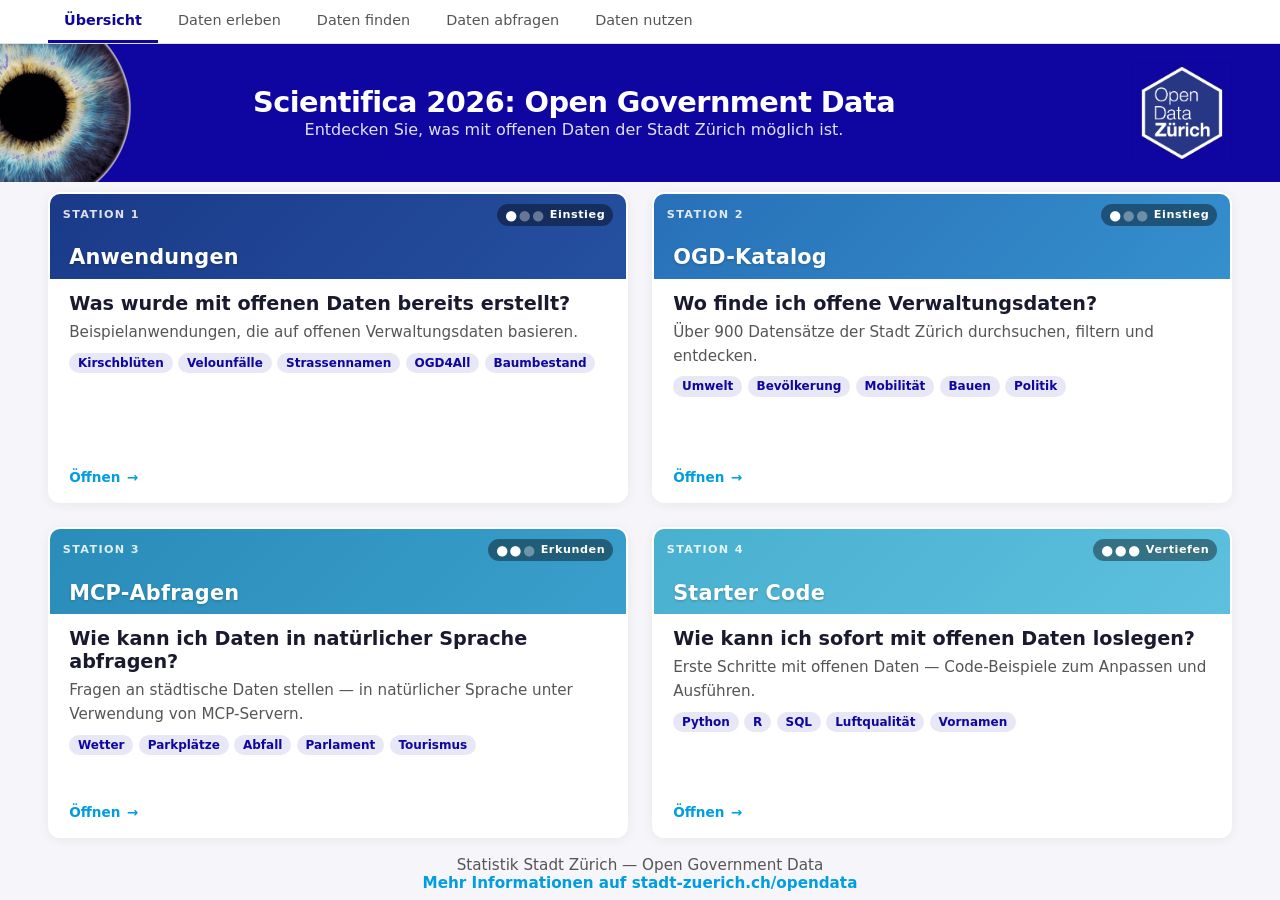
<file: index.html>
<!DOCTYPE html>
<html lang="de">
<head>
  <meta charset="UTF-8">
  <meta name="viewport" content="width=device-width, initial-scale=1.0">
  <title>Scientifica 2026: Open Government Data — Stadt Zürich</title>
  <link rel="stylesheet" href="shared/style.css">
  <style>
    body {
      min-height: 100vh;
    }

    main {
      padding: 0.6rem 3rem;
      flex: 1;
      display: flex;
      min-height: 0;
    }

    .cards {
      grid-template-columns: repeat(2, 1fr);
      grid-template-rows: repeat(2, 1fr);
      flex: 1;
      min-height: 360px;
    }

    .station-card {
      background: var(--card-bg);
      border-radius: var(--radius);
      overflow: hidden;
      box-shadow: 0 2px 12px rgba(0,0,0,0.06);
      display: flex;
      flex-direction: column;
      transition: transform 0.15s ease, box-shadow 0.15s ease;
      cursor: pointer;
      border: 2px solid transparent;
      text-decoration: none;
      color: inherit;
      padding: 0;
      min-height: 0;
    }

    .station-card:hover, .station-card:focus-visible {
      transform: translateY(-3px);
      box-shadow: 0 8px 24px rgba(0,0,0,0.10);
      border-color: var(--accent);
      outline: none;
    }

    .station-header {
      position: relative;
      height: 85px;
      flex-shrink: 0;
      display: flex;
      align-items: flex-end;
      padding: 0.6rem 1.2rem;
    }

    .station-header img {
      position: absolute;
      inset: 0;
      width: 100%;
      height: 100%;
      object-fit: cover;
    }

    .station-top {
      position: absolute;
      top: 0.6rem;
      left: 0.8rem;
      right: 0.8rem;
      display: flex;
      align-items: center;
      justify-content: space-between;
    }

    .station-number {
      font-size: 0.7rem;
      font-weight: 700;
      color: rgba(255,255,255,0.85);
      text-transform: uppercase;
      letter-spacing: 0.12em;
    }

    .station-level {
      font-size: 0.7rem;
      font-weight: 600;
      color: #fff;
      letter-spacing: 0.05em;
      background: rgba(0,0,0,0.4);
      padding: 0.2rem 0.5rem;
      border-radius: 1rem;
      display: inline-flex;
      align-items: center;
    }

    .station-level .dots {
      margin-right: 0.25rem;
      font-size: 0.85rem;
      letter-spacing: 0.12em;
    }

    .station-level .dot-empty {
      opacity: 0.35;
    }

    .station-name {
      font-size: 1.3rem;
      font-weight: 600;
      color: #fff;
      z-index: 1;
      letter-spacing: 0.01em;
      text-shadow: 0 1px 3px rgba(0,0,0,0.2);
    }

    .station-body {
      padding: 0.8rem 1.2rem 1rem;
      display: flex;
      flex-direction: column;
      flex: 1;
      min-height: 0;
    }

    .station-card h2 {
      font-size: 1.2rem;
      font-weight: 700;
      margin-bottom: 0.4rem;
      color: var(--text);
    }

    .station-card p {
      font-size: 0.95rem;
      color: var(--text-light);
      line-height: 1.55;
    }

    .station-meta {
      margin-top: auto;
      display: flex;
      align-items: center;
      justify-content: space-between;
    }

    .station-tags {
      display: flex;
      flex-wrap: wrap;
      gap: 0.35rem;
      margin-top: 0.5rem;
    }

    .station-tag {
      font-size: 0.75rem;
      font-weight: 600;
      color: var(--blue);
      background: var(--blue-light);
      padding: 0.2rem 0.55rem;
      border-radius: 0.8rem;
      white-space: nowrap;
    }

    .station-cta {
      font-size: 0.85rem;
      font-weight: 600;
      color: var(--accent);
      display: flex;
      align-items: center;
      gap: 0.4rem;
    }

    .station-cta::after {
      content: '\2192';
      transition: transform 0.15s ease;
    }

    .station-card:hover .station-cta::after {
      transform: translateX(4px);
    }

    footer {
      padding: 0.5rem 3rem;
    }
  </style>
</head>
<body>

  <nav>
    <a class="active" href="index.html">Übersicht</a>
    <a href="anwendungen/index.html">Daten erleben</a>
    <a href="katalog/index.html">Daten finden</a>
    <a href="mcp-abfragen/index.html">Daten abfragen</a>
    <a href="starter-code/index.html">Daten nutzen</a>
  </nav>

  <header>
    <img class="header-eye" src="shared/eth_Auge1_transparent.png" alt="">
    <div class="header-text">
      <h1>Scientifica 2026: Open Government Data</h1>
      <p>Entdecken Sie, was mit offenen Daten der Stadt Zürich möglich ist.</p>
    </div>
    <img class="header-logo" src="shared/OGD_STICKER_final_zueriblau_hintergrund_quadr_noFill.png" alt="Open Data Zürich">
  </header>

  <main>
    <div class="cards">

      <a class="station-card" href="anwendungen/index.html">
        <div class="station-header" style="background: linear-gradient(135deg, #1a3a88 0%, #2550a0 100%);">
          <!-- Bild hier einfügen: <img src="DEINE_URL" alt="Anwendungen"> -->
          <div class="station-top">
            <span class="station-number">Station 1</span>
            <span class="station-level"><span class="dots"><span class="dot-filled">●</span><span class="dot-empty">●●</span></span>Einstieg</span>
          </div>
          <span class="station-name">Anwendungen</span>
        </div>
        <div class="station-body">
          <h2>Was wurde mit offenen Daten bereits erstellt?</h2>
          <p>Beispielanwendungen, die auf offenen Verwaltungsdaten basieren.</p>
          <div class="station-tags">
            <span class="station-tag">Kirschblüten</span>
            <span class="station-tag">Velounfälle</span>
            <span class="station-tag">Strassennamen</span>
            <span class="station-tag">OGD4All</span>
            <span class="station-tag">Baumbestand</span>
          </div>
          <div class="station-meta">
            <span class="station-cta">Öffnen</span>
          </div>
        </div>
      </a>

      <a class="station-card" href="katalog/index.html">
        <div class="station-header" style="background: linear-gradient(135deg, #2870b8 0%, #3590cc 100%);">
          <!-- Bild hier einfügen: <img src="DEINE_URL" alt="OGD-Katalog"> -->
          <div class="station-top">
            <span class="station-number">Station 2</span>
            <span class="station-level"><span class="dots"><span class="dot-filled">●</span><span class="dot-empty">●●</span></span>Einstieg</span>
          </div>
          <span class="station-name">OGD-Katalog</span>
        </div>
        <div class="station-body">
          <h2>Wo finde ich offene Verwaltungsdaten?</h2>
          <p>Über 900 Datensätze der Stadt Zürich durchsuchen, filtern und entdecken.</p>
          <div class="station-tags">
            <span class="station-tag">Umwelt</span>
            <span class="station-tag">Bevölkerung</span>
            <span class="station-tag">Mobilität</span>
            <span class="station-tag">Bauen</span>
            <span class="station-tag">Politik</span>
          </div>
          <div class="station-meta">
            <span class="station-cta">Öffnen</span>
          </div>
        </div>
      </a>

      <a class="station-card" href="mcp-abfragen/index.html">
        <div class="station-header" style="background: linear-gradient(135deg, #2a8cb8 0%, #3a9fcc 100%);">
          <!-- Bild hier einfügen: <img src="DEINE_URL" alt="MCP-Abfragen"> -->
          <div class="station-top">
            <span class="station-number">Station 3</span>
            <span class="station-level"><span class="dots"><span class="dot-filled">●●</span><span class="dot-empty">●</span></span>Erkunden</span>
          </div>
          <span class="station-name">MCP-Abfragen</span>
        </div>
        <div class="station-body">
          <h2>Wie kann ich Daten in natürlicher Sprache abfragen?</h2>
          <p>Fragen an städtische Daten stellen — in natürlicher Sprache unter Verwendung von MCP-Servern.</p>
          <div class="station-tags">
            <span class="station-tag">Wetter</span>
            <span class="station-tag">Parkplätze</span>
            <span class="station-tag">Abfall</span>
            <span class="station-tag">Parlament</span>
            <span class="station-tag">Tourismus</span>
          </div>
          <div class="station-meta">
            <span class="station-cta">Öffnen</span>
          </div>
        </div>
      </a>

      <a class="station-card" href="starter-code/index.html">
        <div class="station-header" style="background: linear-gradient(135deg, #4ab0d0 0%, #5cc0de 100%);">
          <!-- Bild hier einfügen: <img src="DEINE_URL" alt="Starter Code"> -->
          <div class="station-top">
            <span class="station-number">Station 4</span>
            <span class="station-level"><span class="dots"><span class="dot-filled">●●●</span></span>Vertiefen</span>
          </div>
          <span class="station-name">Starter Code</span>
        </div>
        <div class="station-body">
          <h2>Wie kann ich sofort mit offenen Daten loslegen?</h2>
          <p>Erste Schritte mit offenen Daten — Code-Beispiele zum Anpassen und Ausführen.</p>
          <div class="station-tags">
            <span class="station-tag">Python</span>
            <span class="station-tag">R</span>
            <span class="station-tag">SQL</span>
            <span class="station-tag">Luftqualität</span>
            <span class="station-tag">Vornamen</span>
          </div>
          <div class="station-meta">
            <span class="station-cta">Öffnen</span>
          </div>
        </div>
      </a>

    </div>
  </main>

  <footer>
    <p>
      Statistik Stadt Zürich — Open Government Data
      <br>
      <a href="https://www.stadt-zuerich.ch/opendata" target="_blank" rel="noopener">Mehr Informationen auf stadt-zuerich.ch/opendata</a>
    </p>
  </footer>

</body>
</html>
</file>
<file: shared/style.css>
:root {
  --blue: #0F05A0;
  --blue-light: #e8e7f6;
  --accent: #009ee0;
  --text: #1a1a2e;
  --text-light: #555;
  --bg: #f5f5fa;
  --card-bg: #fff;
  --radius: 12px;
}

* { margin: 0; padding: 0; box-sizing: border-box; }

body {
  font-family: 'Segoe UI', system-ui, -apple-system, sans-serif;
  background: var(--bg);
  color: var(--text);
  min-height: 100vh;
  display: flex;
  flex-direction: column;
  cursor: default;
  user-select: none;
}

pre, code {
  user-select: text;
  cursor: text;
}

nav {
  background: #fff;
  border-bottom: 1px solid #e0e0e0;
  padding: 0 3rem;
  display: flex;
  align-items: center;
  gap: 0.25rem;
  overflow-x: auto;
}

nav a {
  padding: 0.75rem 1rem;
  font-size: 0.9rem;
  font-weight: 500;
  color: var(--text-light);
  text-decoration: none;
  white-space: nowrap;
  border-bottom: 3px solid transparent;
  transition: color 0.15s ease, border-color 0.15s ease;
}

nav a:hover {
  color: var(--text);
}

nav a.active {
  color: var(--blue);
  border-bottom-color: var(--blue);
  font-weight: 700;
}

header {
  background: var(--blue);
  color: #fff;
  padding: 1.2rem 3rem;
  display: flex;
  align-items: center;
  justify-content: center;
  gap: 2rem;
  position: relative;
  overflow: hidden;
  flex-shrink: 0;
}

.header-eye {
  position: absolute;
  left: -80px;
  top: 50%;
  transform: translateY(-50%);
  width: 220px;
  height: 220px;
  object-fit: cover;
  border-radius: 50%;
  pointer-events: none;
}

.header-text {
  text-align: center;
  flex: 1;
  z-index: 1;
}

header h1 {
  font-size: 1.8rem;
  font-weight: 700;
  letter-spacing: -0.02em;
}

header p {
  font-size: 1rem;
  opacity: 0.88;
  max-width: 700px;
  margin: 0 auto;
  line-height: 1.4;
}

.header-logo {
  width: 100px;
  height: 100px;
  flex-shrink: 0;
  object-fit: contain;
  z-index: 1;
}

main {
  flex: 1;
  padding: 2.5rem 3rem;
  max-width: 1400px;
  margin: 0 auto;
  width: 100%;
}

.cards {
  display: grid;
  grid-template-columns: repeat(auto-fit, minmax(340px, 1fr));
  gap: 1.5rem;
}

.card {
  background: var(--card-bg);
  border-radius: var(--radius);
  overflow: hidden;
  box-shadow: 0 2px 12px rgba(0,0,0,0.06);
  display: flex;
  flex-direction: column;
  transition: transform 0.15s ease, box-shadow 0.15s ease;
  cursor: pointer;
  border: 2px solid transparent;
  text-decoration: none;
  color: inherit;
}

.card:hover, .card:focus-visible {
  transform: translateY(-3px);
  box-shadow: 0 8px 24px rgba(0,0,0,0.10);
  border-color: var(--accent);
  outline: none;
}

.card-image {
  width: 100%;
  height: 200px;
  object-fit: cover;
  display: block;
}

.card-body {
  padding: 1.5rem;
  display: flex;
  flex-direction: column;
  flex: 1;
}

.card h2 {
  font-size: 1.3rem;
  font-weight: 700;
  margin-bottom: 0.5rem;
  color: var(--text);
}

.card p {
  font-size: 0.95rem;
  color: var(--text-light);
  line-height: 1.55;
  flex: 1;
}

.card-cta {
  margin-top: 1rem;
  font-size: 0.9rem;
  font-weight: 600;
  color: var(--accent);
  display: flex;
  align-items: center;
  gap: 0.4rem;
}

.card-cta::after {
  content: '\2192';
  transition: transform 0.15s ease;
}

.card:hover .card-cta::after {
  transform: translateX(4px);
}

footer {
  text-align: center;
  padding: 1.5rem 3rem 2rem;
  color: var(--text-light);
  font-size: 0.95rem;
}

footer a {
  color: var(--accent);
  text-decoration: none;
  font-weight: 600;
}

footer a:hover {
  text-decoration: underline;
}

/* Intro */
.intro {
  display: flex;
  gap: 2.5rem;
  align-items: flex-start;
  margin-bottom: 2.5rem;
}

.intro-text {
  flex: 1;
}

.intro-text h2 {
  font-size: 1.5rem;
  font-weight: 700;
  margin-bottom: 0.75rem;
  color: var(--text);
}

.intro-text p {
  font-size: 1rem;
  line-height: 1.6;
  color: var(--text-light);
  margin-bottom: 0.75rem;
}

.intro-image {
  width: 320px;
  flex-shrink: 0;
  border-radius: var(--radius);
  box-shadow: 0 2px 12px rgba(0,0,0,0.08);
}

/* Section titles */
.section-title {
  font-size: 1.4rem;
  font-weight: 700;
  margin-bottom: 1.25rem;
  color: var(--text);
}

/* Feature / Benefit boxes */
.features, .benefits {
  display: grid;
  grid-template-columns: repeat(auto-fit, minmax(240px, 1fr));
  gap: 1rem;
  margin-bottom: 2.5rem;
}

.feature, .benefit {
  background: var(--card-bg);
  border-radius: var(--radius);
  padding: 1.25rem;
  box-shadow: 0 2px 8px rgba(0,0,0,0.05);
}

.feature strong, .benefit strong {
  display: block;
  font-size: 0.95rem;
  margin-bottom: 0.3rem;
  color: var(--text);
}

.feature span, .benefit span {
  font-size: 0.88rem;
  color: var(--text-light);
  line-height: 1.5;
}

/* CTA banner */
.try-cta {
  background: var(--blue);
  color: #fff;
  border-radius: var(--radius);
  padding: 2rem;
  text-align: center;
  margin-bottom: 2.5rem;
}

.try-cta h2 {
  font-size: 1.4rem;
  font-weight: 700;
  margin-bottom: 0.5rem;
}

.try-cta p {
  font-size: 1rem;
  opacity: 0.88;
  margin-bottom: 1rem;
}

.try-cta a {
  display: inline-block;
  background: #fff;
  color: var(--blue);
  font-weight: 700;
  font-size: 1rem;
  padding: 0.7rem 2rem;
  border-radius: 8px;
  text-decoration: none;
  transition: transform 0.15s ease;
}

.try-cta a:hover {
  transform: scale(1.03);
}

/* Info note */
.info-note, .tech-note {
  background: var(--card-bg);
  border-radius: var(--radius);
  padding: 1.25rem 1.5rem;
  box-shadow: 0 2px 8px rgba(0,0,0,0.05);
  font-size: 0.9rem;
  color: var(--text-light);
  line-height: 1.6;
}

.info-note a, .tech-note a {
  color: var(--accent);
  text-decoration: none;
  font-weight: 600;
}

.info-note a:hover, .tech-note a:hover {
  text-decoration: underline;
}

/* Steps */
.steps {
  background: var(--card-bg);
  border-radius: var(--radius);
  padding: 1.5rem 2rem;
  box-shadow: 0 2px 12px rgba(0,0,0,0.06);
  margin-bottom: 2.5rem;
}

.steps h3 {
  font-size: 1.1rem;
  font-weight: 700;
  margin-bottom: 1rem;
  color: var(--text);
}

.steps ol {
  list-style: none;
  counter-reset: step;
  padding: 0;
}

.steps li {
  counter-increment: step;
  position: relative;
  padding-left: calc(28px + 0.75rem);
  margin-bottom: 0.75rem;
  font-size: 0.95rem;
  line-height: 1.55;
  color: var(--text-light);
}

.steps li::before {
  content: counter(step);
  position: absolute;
  left: 0;
  top: 0;
  display: inline-flex;
  align-items: center;
  justify-content: center;
  width: 28px;
  height: 28px;
  border-radius: 50%;
  background: var(--blue);
  color: #fff;
  font-weight: 700;
  font-size: 0.85rem;
}

.steps li a {
  color: var(--accent);
  text-decoration: none;
  font-weight: 600;
}

.steps li a:hover {
  text-decoration: underline;
}

/* Auto-reset overlay */
.reset-overlay {
  display: none;
  position: fixed;
  inset: 0;
  background: rgba(15, 5, 160, 0.92);
  color: #fff;
  z-index: 1000;
  flex-direction: column;
  align-items: center;
  justify-content: center;
  cursor: pointer;
}

.reset-overlay.visible {
  display: flex;
}

.reset-overlay h2 {
  font-size: 2.5rem;
  margin-bottom: 1rem;
}

.reset-overlay p {
  font-size: 1.3rem;
  opacity: 0.85;
}
</file>
